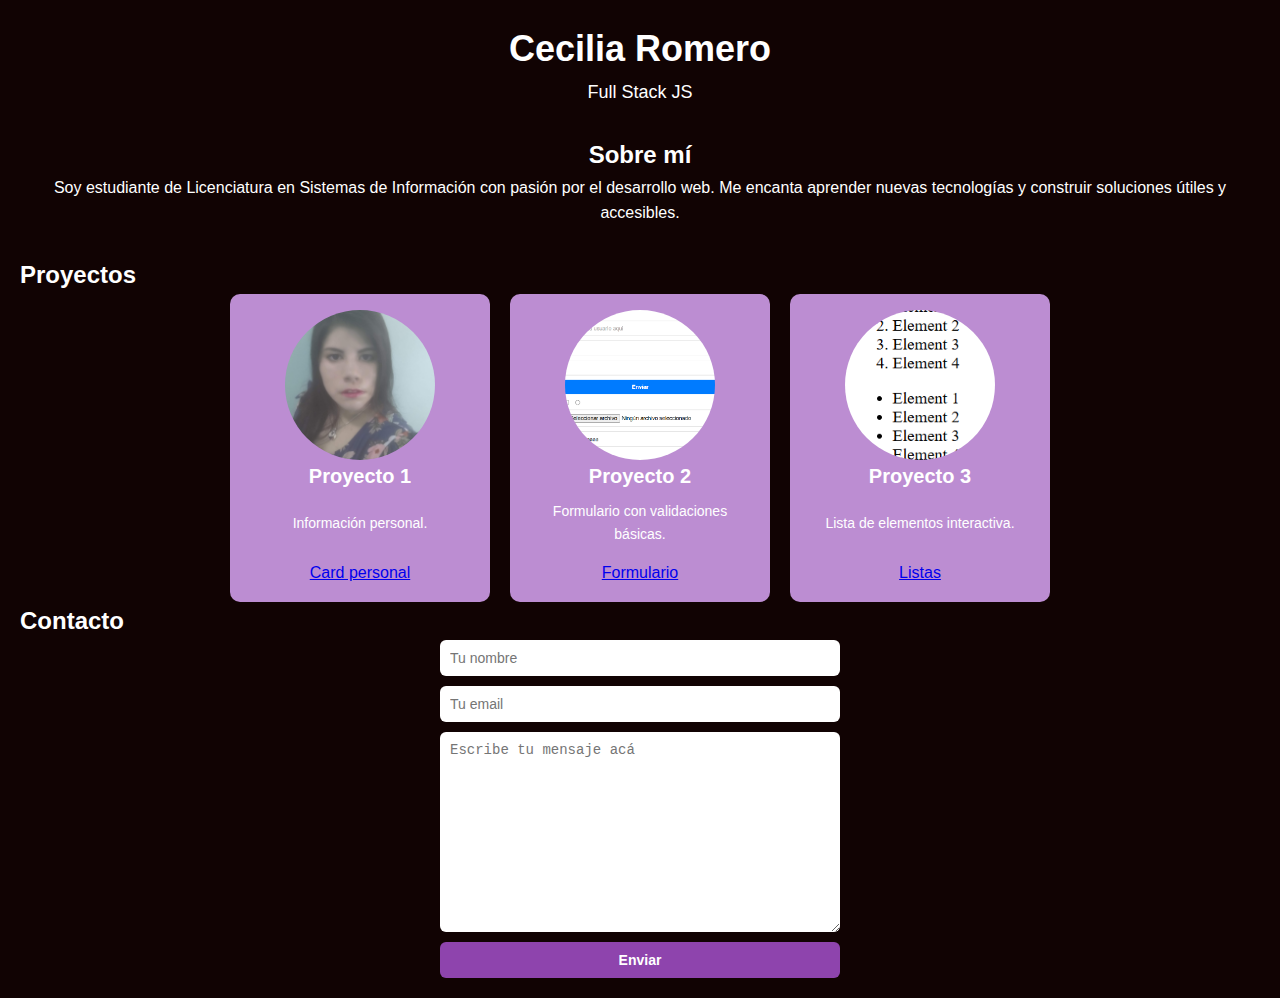
<file: HTML/HTML PRUEBA/index.html>
<!DOCTYPE html>
<html lang="es">
<head>
	<meta charset="UTF-8">
	<meta name="viewport" content="width=device-width, initial-scale=1.0">
	<title>Portfolio - Cecilia Romero</title>
	<link rel="stylesheet" href="styles.css">
</head>

<body>

	<header class="header">
		<h1>Cecilia Romero</h1>
		<p>Full Stack JS</p>
	</header>

	<section class="about">
		<h2>Sobre mí</h2>
		<p>
			Soy estudiante de Licenciatura en Sistemas de Información con
			pasión por el desarrollo web. Me encanta aprender nuevas
			tecnologías y construir soluciones útiles y accesibles.
		</p>
	</section>

	<section class="projects">
		<h2>Proyectos</h2>

		<div class="cards_container">
			<div class="card">
				<img class="card_img" src="../imagenes/profile-photo.jpeg" alt="Foto de perfil">
				<h3 class="card_title">Proyecto 1</h3>
				<p class="card_text">Información personal.</p>
				<a href="../HTML AVANZADO/index.html" title="enlace a la página personal">Card personal</a>
			</div>

			<div class="card">
				<img class="card_img" src="../imagenes/form.png" alt="Foto de perfil">
				<h3 class="card_title">Proyecto 2</h3>
				<p class="card_text">Formulario con validaciones básicas.</p>
				<a href="../HTML BASICO/form.html" title="enlace a la página formulario">Formulario</a>
			</div>

			<div class="card">
				<img class="card_img" src="../imagenes/lista.png" alt="Foto de perfil">
				<h3 class="card_title">Proyecto 3</h3>
				<p class="card_text">Lista de elementos interactiva.</p>
				<a href="../HTML BASICO/list.html" title="enlace a la página listas">Listas</a>
			</div>
		</div>
	</section>

	<section class="contact">
		<h2>Contacto</h2>

		<form>
			<input type="text" name="nombre" required placeholder="Tu nombre">
			<input type="email" name="email" required placeholder="Tu email">
			<textarea name="mensaje" required placeholder="Escribe tu mensaje acá"></textarea>
			<input type="submit" value="Enviar">
		</form>
	</section>

</body>
</html>
</file>
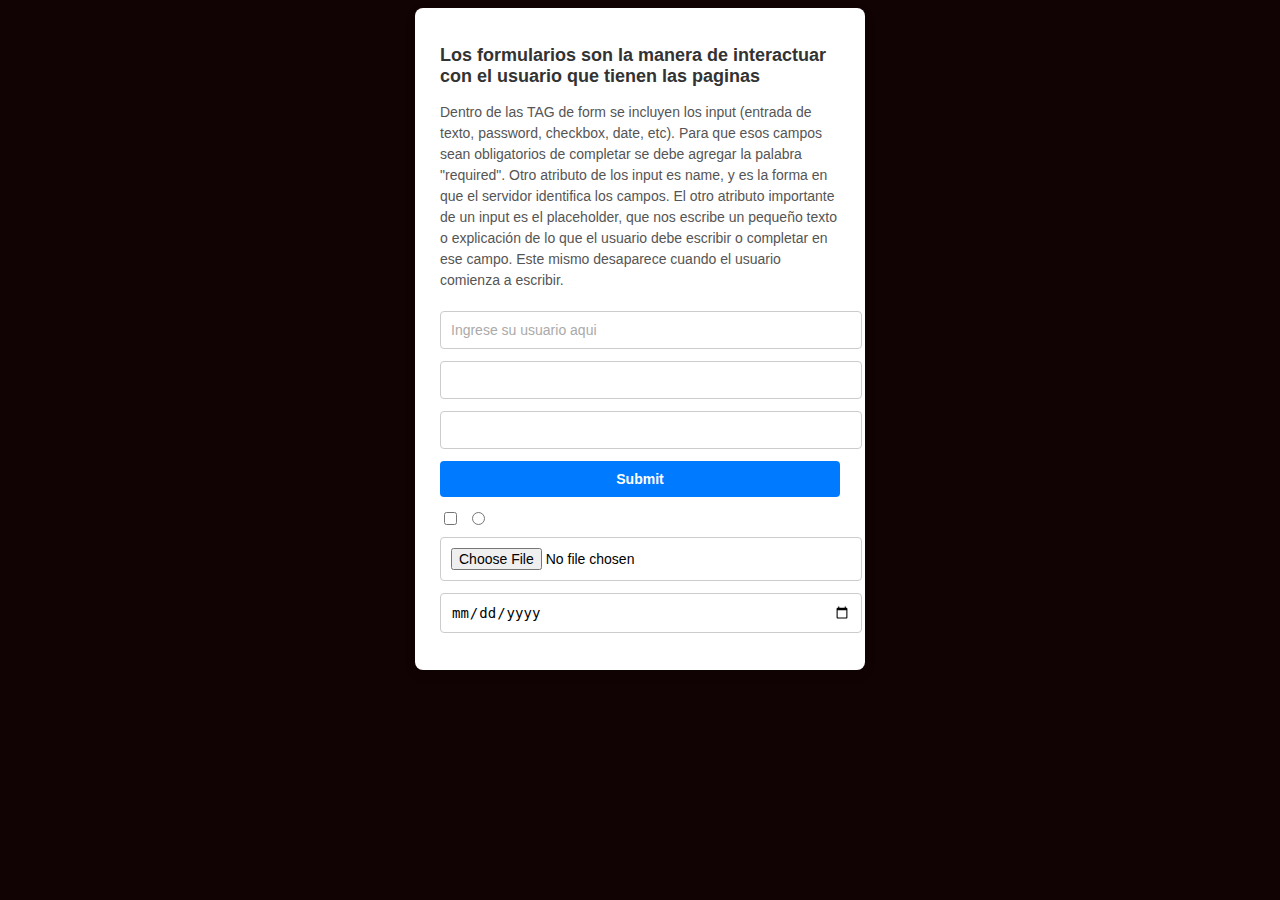
<file: HTML/HTML BASICO/form.html>
<!DOCTYPE html>
<html>
<head>

    <title>Formularios</title>
    <link rel="stylesheet" href="../../styles.css">

</head>
<body>
	<div class="form_container">
    <form class="form">
        <h1>
            Los formularios son la manera de interactuar con el usuario que tienen las paginas
        </h1>

        <p>
            Dentro de las TAG de form se incluyen los input (entrada de texto, password,
            checkbox, date, etc). Para que esos campos sean obligatorios de completar se
            debe agregar la palabra "required". Otro atributo de los input es name, y es
            la forma en que el servidor identifica los campos. El otro atributo importante
            de un input es el placeholder, que nos escribe un pequeño texto o explicación
            de lo que el usuario debe escribir o completar en ese campo. Este mismo
            desaparece cuando el usuario comienza a escribir.
        </p>

        <input type="text" required placeholder="Ingrese su usuario aqui">
        <input type="email" required name="email">
        <input type="password" required name="password">
        <input type="submit">
        <input type="checkbox">
        <input type="radio">
        <input type="file">
        <input type="date">

    </form>
</div>

</body>
</html>
</file>
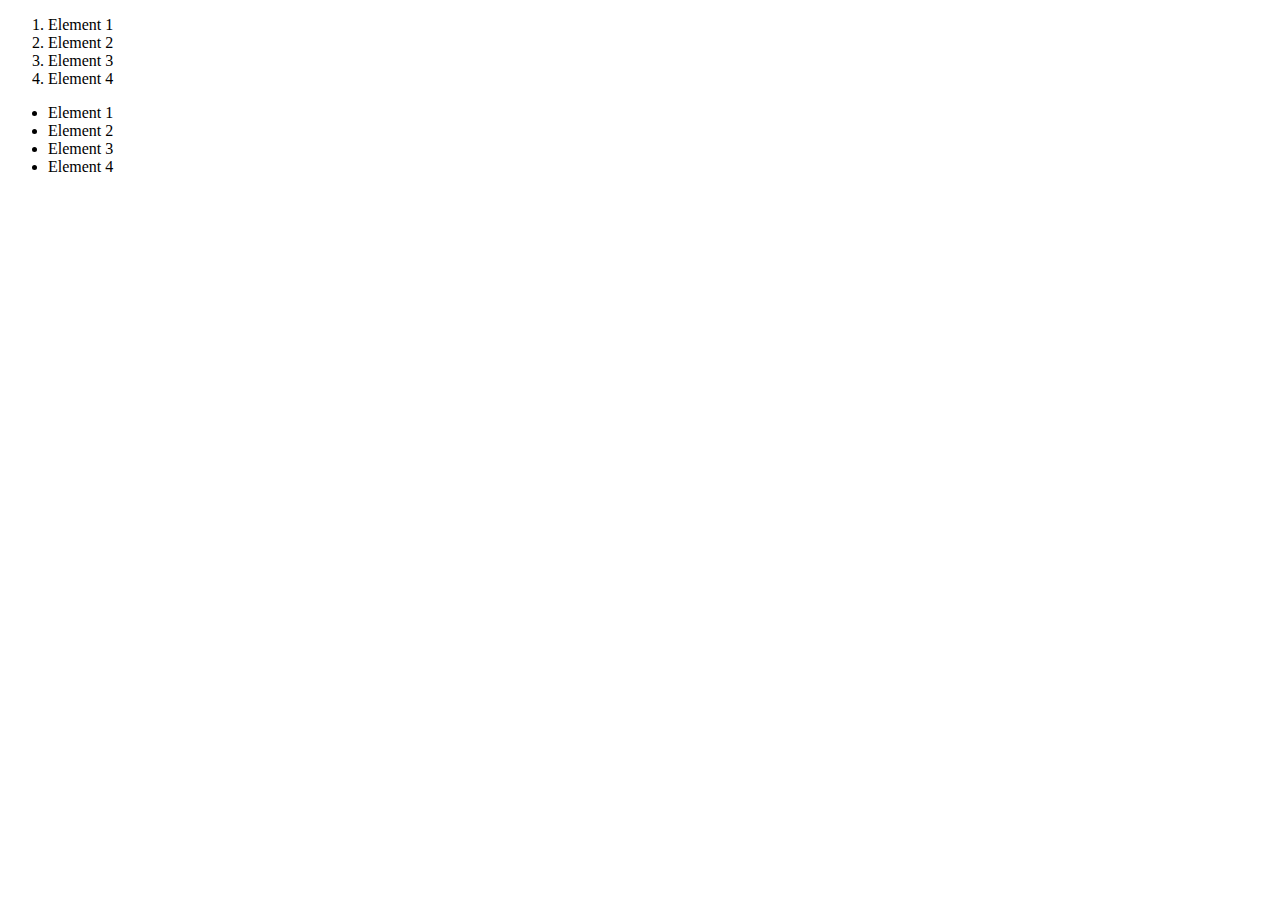
<file: HTML/HTML BASICO/list.html>
<!DOCTYPE html>
<html>
	<head>
		<title>Listas</title>
	</head>
	<body>
		<!--ordered list-->
		<ol>
			<!--List item-->
			<li>Element 1</li>
			<li>Element 2</li>
			<li>Element 3</li>
			<li>Element 4</li>
		</ol>
		<!--unordered list-->
		<ul>
			<!--List item-->
			<li>Element 1</li>
			<li>Element 2</li>
			<li>Element 3</li>
			<li>Element 4</li>
		</ul>
	</body>
</html>
</file>
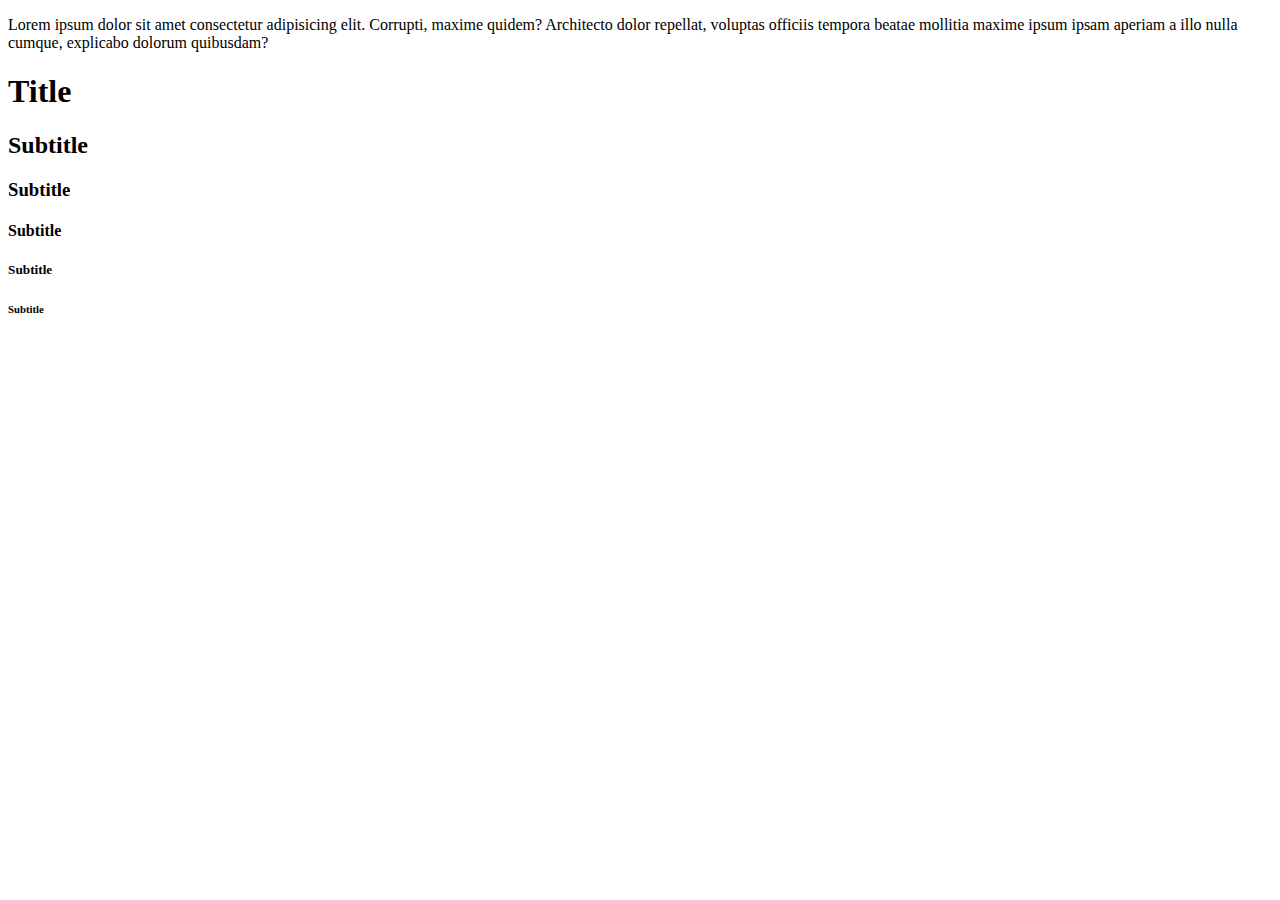
<file: HTML/HTML BASICO/paragraph_and_heading.html>
<!DOCTYPE html>
<html lang="en">
<head> <!-- Document metadata -->
    <meta charset="UTF-8">
    <meta name="viewport" content="width=device-width, initial-scale=1.0">
    <title>Full Stack JS</title>
</head>

<!-- It contains all the visible elements of the web page -->
<!-- Use Alt + Z or Ctrl + Shift + P (Word Wrap + Enter) to adjust the text to the editor’s resolution -->
<body>

    <!-- Paragraph -->
    <p>
        Lorem ipsum dolor sit amet consectetur adipisicing elit. Corrupti, maxime quidem?
        Architecto dolor repellat, voluptas officiis tempora beatae mollitia maxime ipsum
        ipsam aperiam a illo nulla cumque, explicabo dolorum quibusdam?
    </p>

    <!-- Heading -->
    <h1>Title</h1> <!-- Use only one <h1> per page for better clarity, SEO, and accessibility. -->
    <h2>Subtitle</h2>
    <h3>Subtitle</h3>
    <h4>Subtitle</h4>
    <h5>Subtitle</h5>
    <h6>Subtitle</h6>

</body>
</html>
</file>
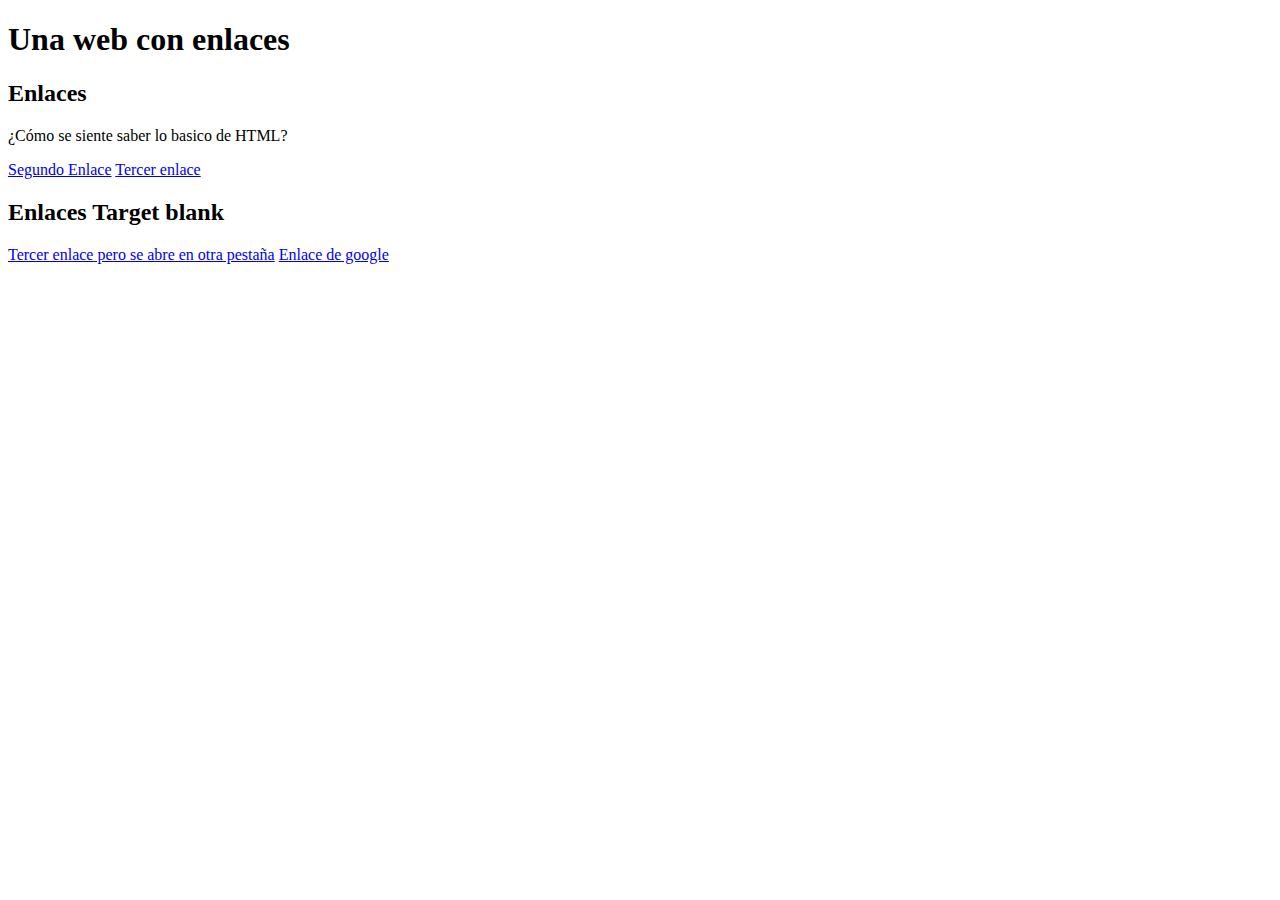
<file: HTML/HTML BASICO/hyperlinks/enlaces.html>
<!DOCTYPE html>
<html lang="en">
<head>
	<meta charset="UTF-8">
	<meta name="viewport" content="width=device-width, initial-scale=1.0">
	<title>Enlaces</title>
</head>
<body>
	<h1 title="titulo de la página">Una web con enlaces</h1>
	<h2 title="subtitulo de la página">Enlaces</h2>
	<p>¿Cómo se siente saber lo basico de HTML?</p>
	<a href="enlaces_2.html" title="enlace a la segunda página">Segundo Enlace</a>
	<a href="enlaces_3.html">Tercer enlace</a>
	<h2>Enlaces Target blank</h2>
	<a href="enlaces_3.html" target="_blank">Tercer enlace pero se abre en otra pestaña</a>
	<a href="http://google.com" target="_blank" >Enlace de google</a>
</body>
</html>
</file>
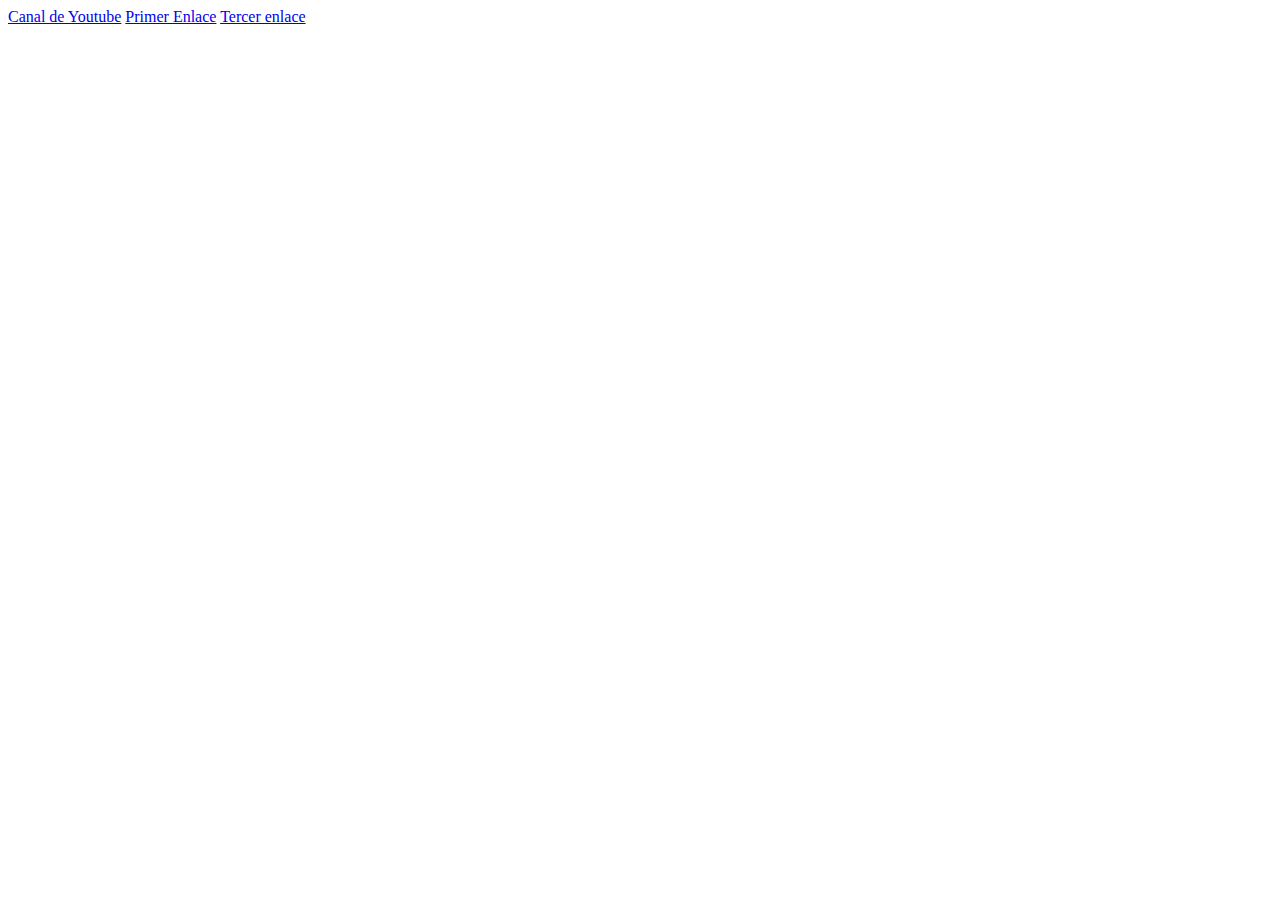
<file: HTML/HTML BASICO/hyperlinks/enlaces_2.html>
<!DOCTYPE html>
<html lang="en">
<head>
	<meta charset="UTF-8">
	<meta name="viewport" content="width=device-width, initial-scale=1.0">
	<title>Enlaces 2</title>
</head>
<body>
	<a href="https://youtube.com/soydalto">Canal de Youtube</a>
	<a href="enlaces.html">Primer Enlace</a>
	<a href="enlaces_3.html">Tercer enlace</a>
</body>
</html>
</file>
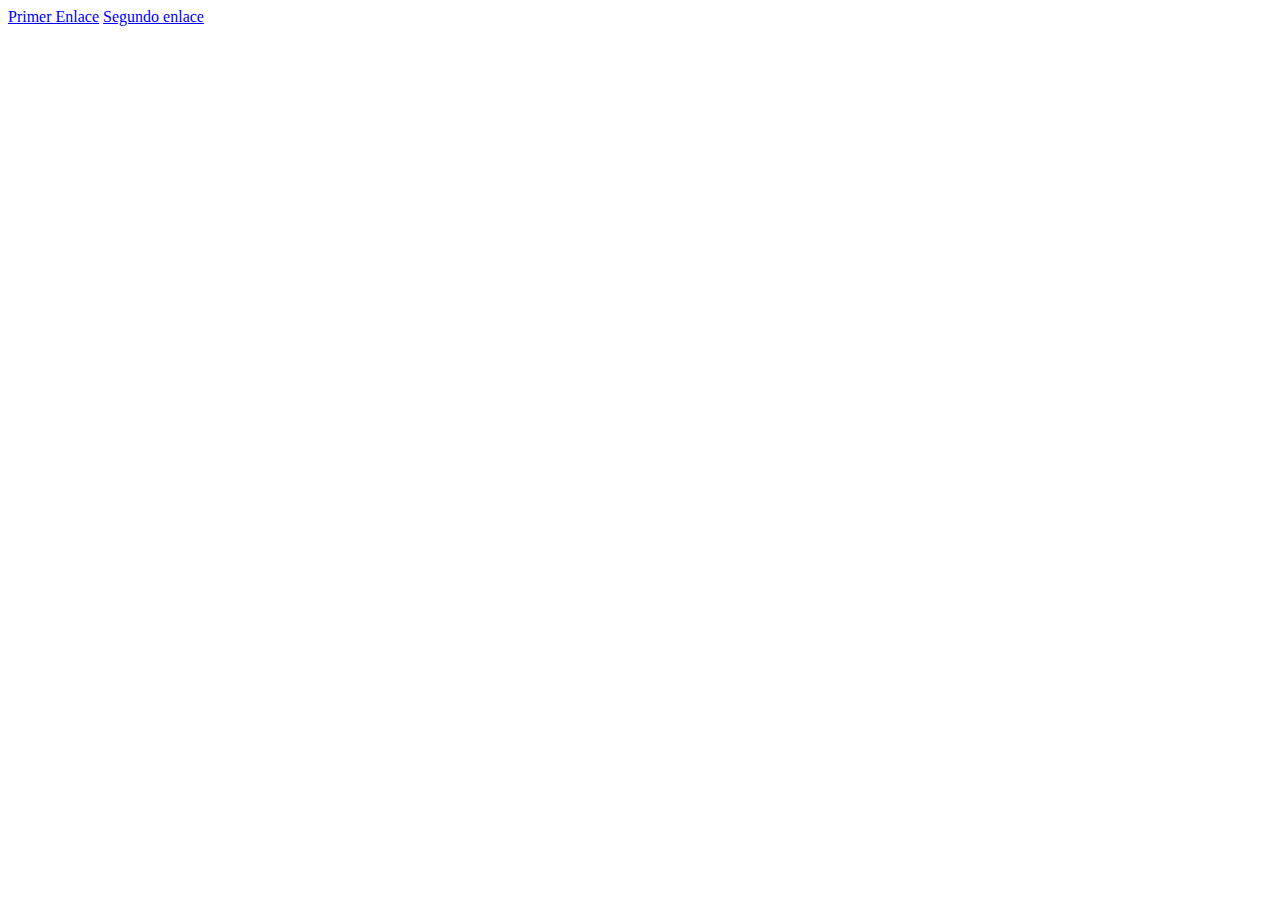
<file: HTML/HTML BASICO/hyperlinks/enlaces_3.html>
<!DOCTYPE html>
<html lang="en">
<head>
	<meta charset="UTF-8">
	<meta name="viewport" content="width=device-width, initial-scale=1.0">
	<title>Enlaces 3</title>
</head>
<body>
	<a href="enlaces.html">Primer Enlace</a>
	<a href="enlaces_2.html">Segundo enlace</a>
</body>
</html>
</file>
<file: HTML/HTML PRUEBA/styles.css>
* {
	box-sizing: border-box;
	margin: 0;
	padding: 0;
}

.about {
	margin: 30px 0;
	text-align: center;
}

body {
	background: #110303;
	color: #fff;
	font-family: Arial, sans-serif;
	line-height: 1.6;
	padding: 20px;
}

.card {
	align-items: center;
	background: rgb(188, 141, 210);
	border-radius: 10px;
	display: flex;
	flex-direction: column;
	padding: 16px;
	text-align: center;
	width: 260px;
}


.card a:hover {
	text-decoration: none; 
}

.card a:visited {
	color: #f3f0f6; 
}

.card_img {
	border-radius: 50%;
	display: block;
	height: 150px;  
	margin: 0 auto;
	object-fit: cover;      
	width: 150px;           
}

.card_text {
	align-items: center;
	color: #fff;
	display: flex;
	font-size: 14px;
	flex-grow: 1; 
	margin-bottom: 15px;
}

.card_title {
	font-size: 20px;
	margin-bottom: 8px;
}

.cards_container {
	display: flex;
	flex-wrap: wrap;
	gap: 20px;
	justify-content: center;
}

.contact form {
	display: flex;
	flex-direction: column;
	gap: 10px;
	margin: 0 auto;
	max-width: 400px;
}

.contact input {
	border: none;
	border-radius: 6px;
	font-size: 14px;
	padding: 10px;
}

.contact textarea {
	border: none;
	border-radius: 6px;
	font-size: 14px;
	max-height: 200px;
	min-width: 100%;
	min-height: 200px;
	padding: 10px;
	resize: vertical;    
}

.contact input[type="submit"] {
	background: #8e44ad;
	color: #fff;
	cursor: pointer;
	font-weight: bold;
}

.header {
	margin-bottom: 20px;
	text-align: center;
}

.header h1 {
	font-size: 36px;
}

.header p {
	font-size: 18px;
	font-weight: lighter;
}
</file>
<file: styles.css>
::placeholder {
    color: #aaa;
}

body {
    background-color: #110303;
    font-family: sans-serif;
}

.card {
    background: rgb(188, 141, 210);
    border-radius: 10px;
    color: white;
    margin: 0;
    padding: 20px 10px;
    text-align: center;
    width: 300px;
}

.card_content {
    background-color: rgba(255, 255, 255, 0.15);
    border-radius: 10px;
    margin-top: 15px;
    padding: 12px;
}

.card_img {
    border-radius: 50%;
    display: block;
    margin: 0 auto 10px;
    width: 100px;
}

.card_subtitle {
    font-size: 13px;
    font-weight: 100;
    letter-spacing: 2px;
    margin-bottom: 15px;
}

.card_text {
    font-size: 13px;
    line-height: 1.4;
}

.card_title {
    font-size: 22px;
    margin: 5px 0;
}

.cards_container {
    display: flex;
    flex-wrap: wrap;
    gap: 20px;
    justify-content: center;
}

.form_container {
    align-items: center;
    display: flex;
    justify-content: center;
}

form {
    background-color: #ffffff;
    border-radius: 8px;
    box-shadow: 0 4px 12px rgba(0, 0, 0, 0.1);
    padding: 25px;
    width: 400px;
}

h1 {
    color: #333;
    font-size: 18px;
    margin-bottom: 15px;
}

input {
    border: 1px solid #ccc;
    border-radius: 4px;
    font-size: 14px;
    margin-bottom: 12px;
    padding: 10px;
    width: 100%;
}

input[type="checkbox"],
input[type="radio"] {
    margin-right: 6px;
    width: auto;
}

input[type="submit"] {
    background-color: #007bff;
    border: none;
    color: #fff;
    cursor: pointer;
    font-weight: bold;
    transition: background-color 0.3s;
}

input[type="submit"]:hover {
    background-color: #0056b3;
}

p {
    color: #555;
    font-size: 14px;
    line-height: 1.5;
    margin-bottom: 20px;
}
</file>
